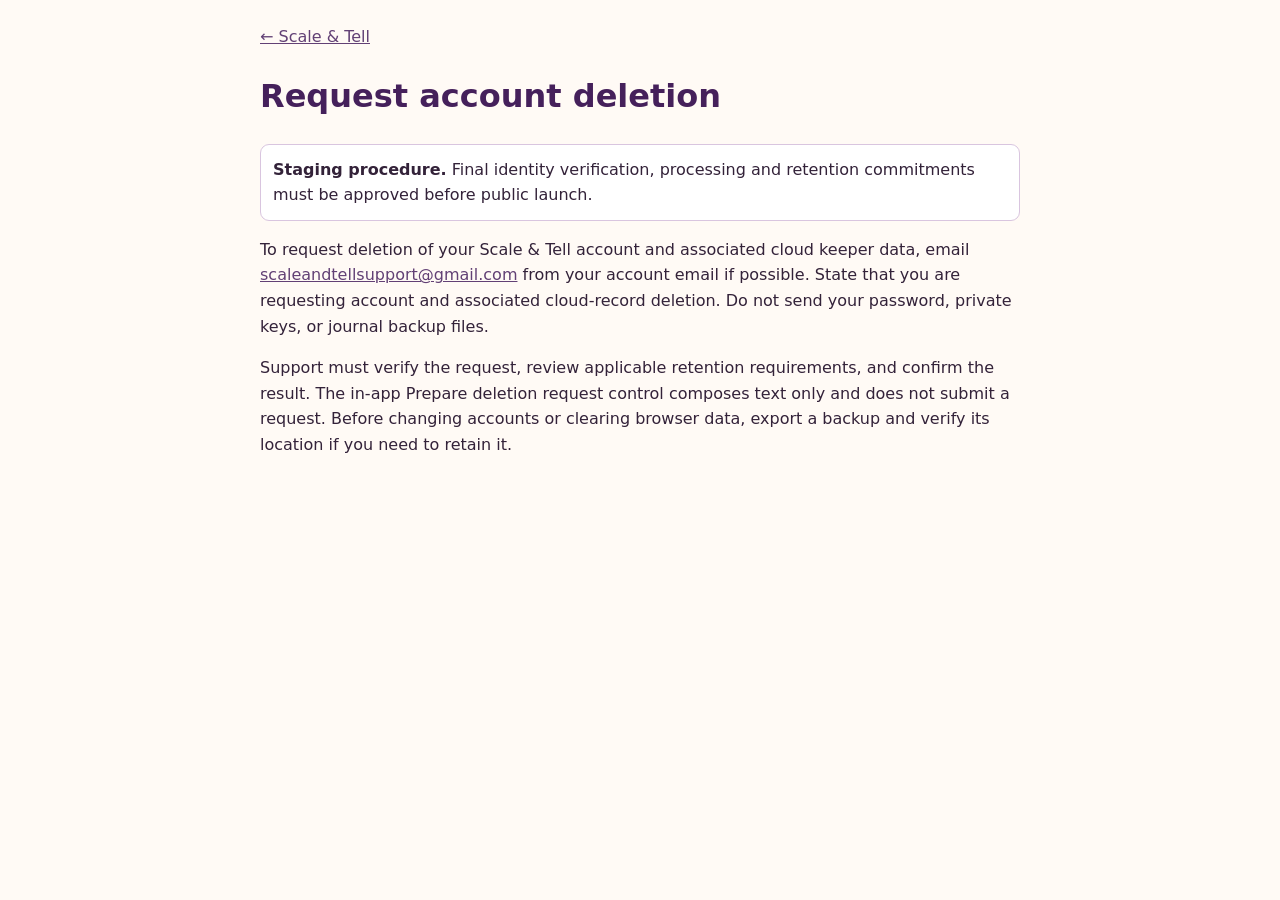
<file: deletion.html>
<!doctype html><html lang="en"><head><meta charset="utf-8"><meta name="viewport" content="width=device-width,initial-scale=1"><title>Account deletion | Scale & Tell</title><style>body{font:16px/1.6 system-ui,Arial,sans-serif;max-width:760px;margin:auto;padding:24px;background:#fffaf5;color:#332239}h1{color:#45205b}a{color:#624075}.note{padding:12px;border:1px solid #d9c5df;background:white;border-radius:9px}</style></head><body><a href="./">← Scale & Tell</a><h1>Request account deletion</h1><p class="note"><strong>Staging procedure.</strong> Final identity verification, processing and retention commitments must be approved before public launch.</p><p>To request deletion of your Scale & Tell account and associated cloud keeper data, email <a href="mailto:scaleandtellsupport@gmail.com?subject=Scale%20%26%20Tell%20account%20deletion">scaleandtellsupport@gmail.com</a> from your account email if possible. State that you are requesting account and associated cloud-record deletion. Do not send your password, private keys, or journal backup files.</p><p>Support must verify the request, review applicable retention requirements, and confirm the result. The in-app Prepare deletion request control composes text only and does not submit a request. Before changing accounts or clearing browser data, export a backup and verify its location if you need to retain it.</p></body></html>
</file>
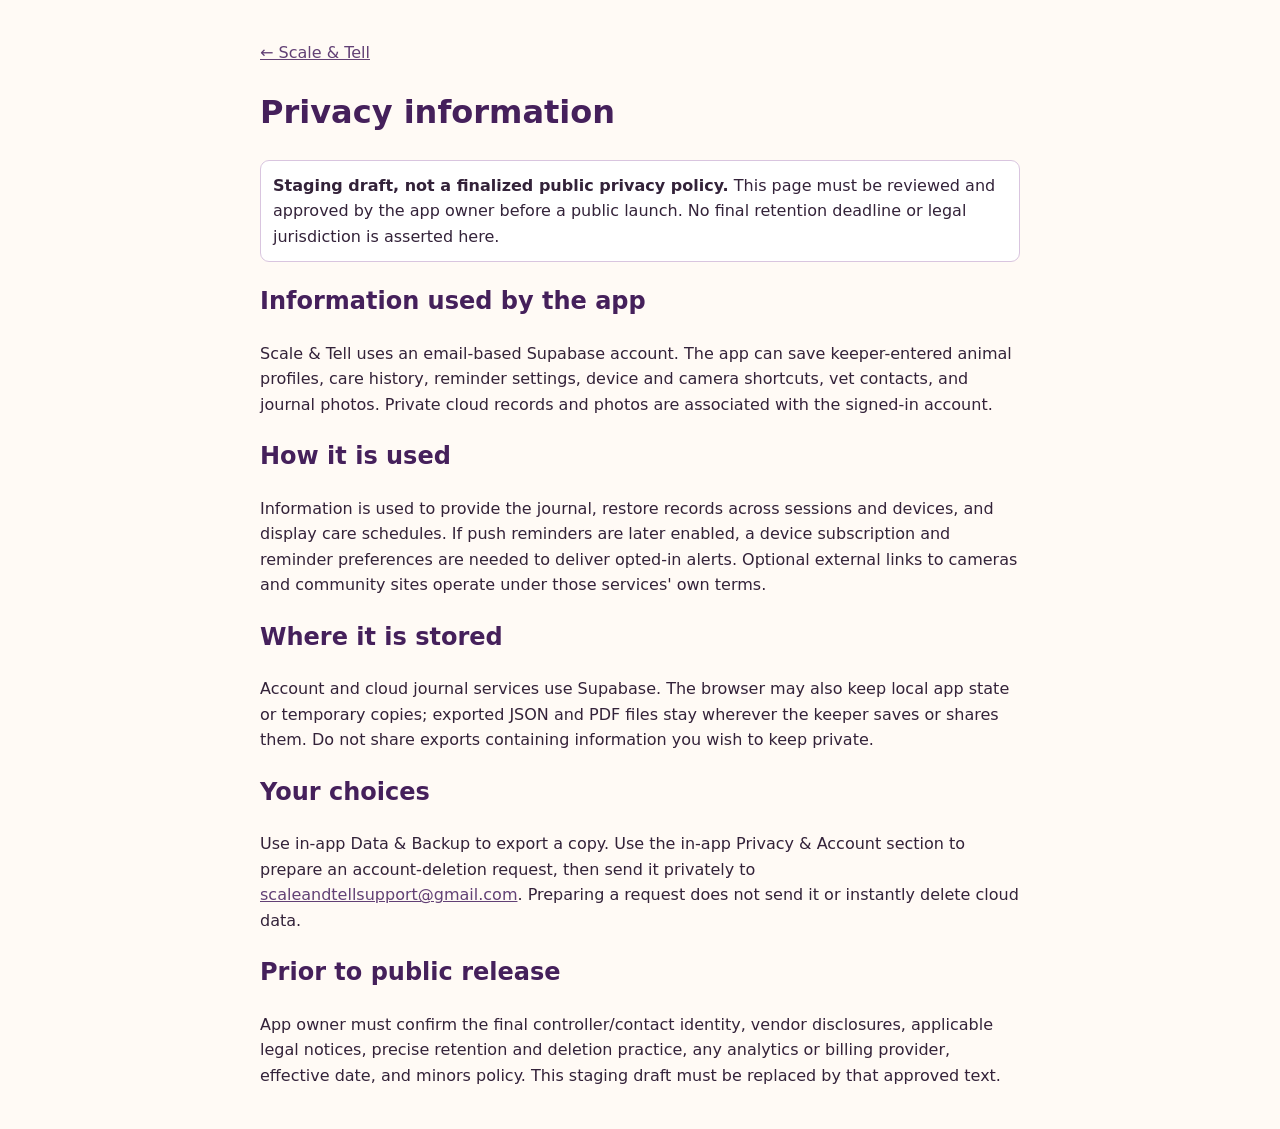
<file: privacy.html>
<!doctype html><html lang="en"><head><meta charset="utf-8"><meta name="viewport" content="width=device-width,initial-scale=1"><meta name="theme-color" content="#45205b"><title>Privacy information | Scale & Tell</title><style>body{font:16px/1.6 system-ui,Arial,sans-serif;max-width:760px;padding:24px;margin:auto;background:#fffaf5;color:#332239}h1,h2{color:#45205b}a{color:#624075}.note{padding:12px;border:1px solid #d9c5df;background:white;border-radius:9px}</style></head><body><p><a href="./">← Scale & Tell</a></p><h1>Privacy information</h1><p class="note"><strong>Staging draft, not a finalized public privacy policy.</strong> This page must be reviewed and approved by the app owner before a public launch. No final retention deadline or legal jurisdiction is asserted here.</p><h2>Information used by the app</h2><p>Scale & Tell uses an email-based Supabase account. The app can save keeper-entered animal profiles, care history, reminder settings, device and camera shortcuts, vet contacts, and journal photos. Private cloud records and photos are associated with the signed-in account.</p><h2>How it is used</h2><p>Information is used to provide the journal, restore records across sessions and devices, and display care schedules. If push reminders are later enabled, a device subscription and reminder preferences are needed to deliver opted-in alerts. Optional external links to cameras and community sites operate under those services' own terms.</p><h2>Where it is stored</h2><p>Account and cloud journal services use Supabase. The browser may also keep local app state or temporary copies; exported JSON and PDF files stay wherever the keeper saves or shares them. Do not share exports containing information you wish to keep private.</p><h2>Your choices</h2><p>Use in-app Data & Backup to export a copy. Use the in-app Privacy & Account section to prepare an account-deletion request, then send it privately to <a href="mailto:scaleandtellsupport@gmail.com">scaleandtellsupport@gmail.com</a>. Preparing a request does not send it or instantly delete cloud data.</p><h2>Prior to public release</h2><p>App owner must confirm the final controller/contact identity, vendor disclosures, applicable legal notices, precise retention and deletion practice, any analytics or billing provider, effective date, and minors policy. This staging draft must be replaced by that approved text.</p></body></html>
</file>
